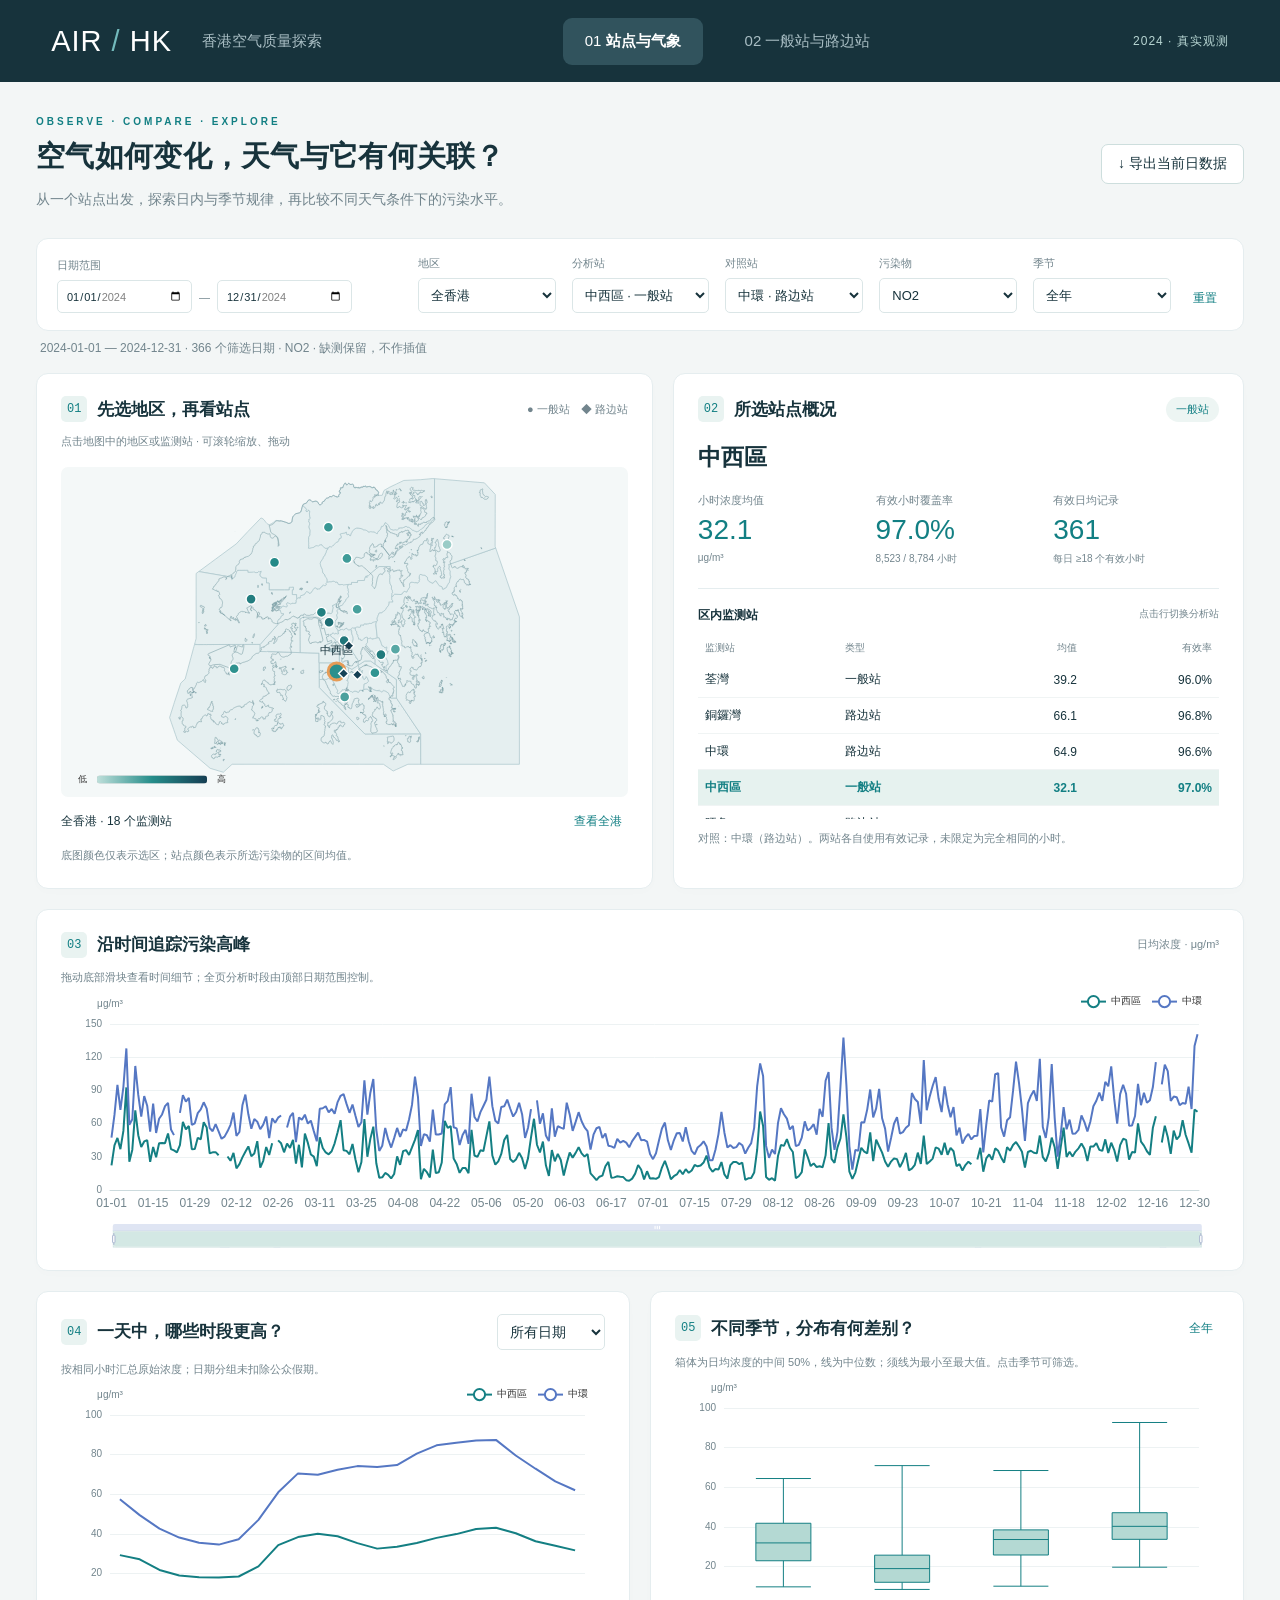
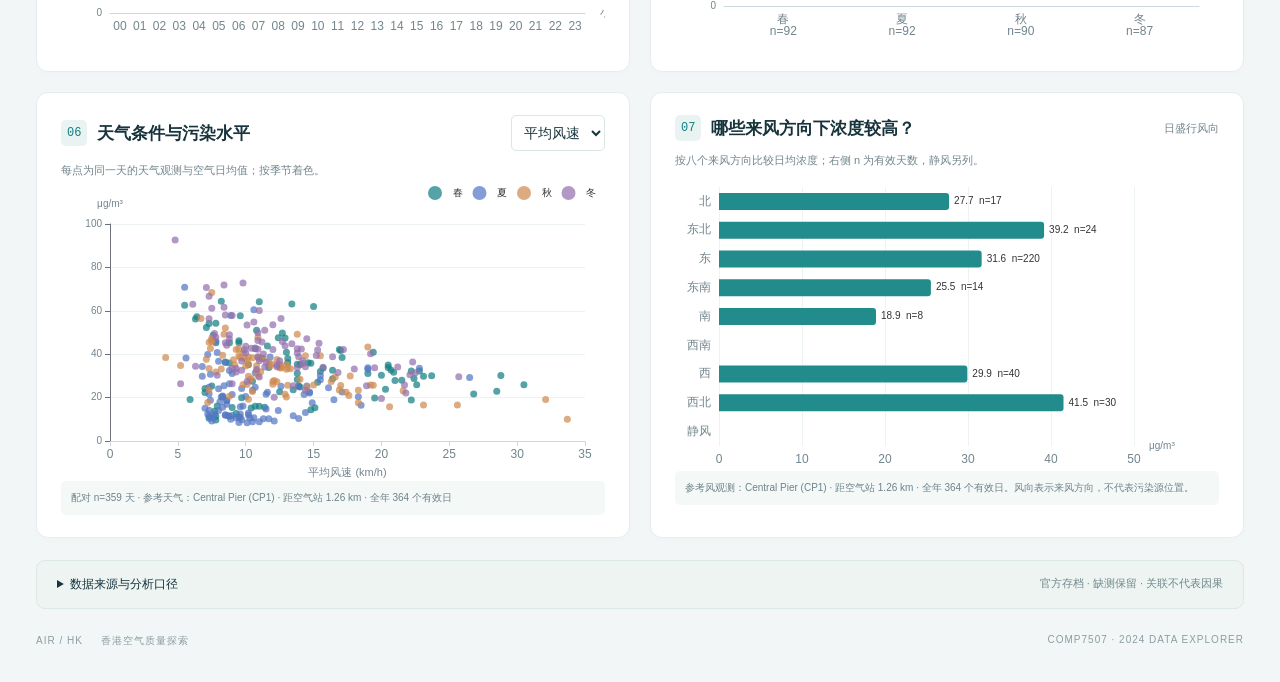
<file: index.html>
<!doctype html><html lang="zh-CN"><head><meta charset="utf-8"><meta name="viewport" content="width=device-width,initial-scale=1"><title>AIR / HK · 站点与气象探索</title><link rel="stylesheet" href="styles.css?v=f3d8081c28"></head><body>
<header><a class="brand" href="index.html">AIR <span>/</span> HK</a><span class="brand-sub">香港空气质量探索</span><nav><span class="active">01 <b>站点与气象</b></span><span><a href="comparison.html" style="color:#a9bec4;text-decoration:none">02 一般站与路边站</a></span></nav><span class="dataset-tag">2024 · 真实观测</span></header>
<main><div class="intro"><div><div class="eyebrow">OBSERVE · COMPARE · EXPLORE</div><h1>空气如何变化，天气与它有何关联？</h1><p>从一个站点出发，探索日内与季节规律，再比较不同天气条件下的污染水平。</p></div><button id="download">↓ 导出当前日数据</button></div>
<section class="filters"><label>日期范围<div><input id="from" type="date" min="2024-01-01" max="2024-12-31" value="2024-01-01"><span>—</span><input id="to" type="date" min="2024-01-01" max="2024-12-31" value="2024-12-31"></div></label><label>地区<select id="district"></select></label><label>分析站<select id="station"></select></label><label>对照站<select id="compare"></select></label><label>污染物<select id="pollutant"><option>NO2</option><option>PM2.5</option><option>PM10</option><option>O3</option></select></label><label>季节<select id="season"><option value="all">全年</option><option value="0">春 · 3–5月</option><option value="1">夏 · 6–8月</option><option value="2">秋 · 9–11月</option><option value="3">冬 · 12–2月</option></select></label><button class="text-btn" id="reset">重置</button></section><p id="status" role="status"></p>
<div class="top-grid"><section class="card map-card"><div class="card-head"><div><span class="index">01</span><h2>先选地区，再看站点</h2></div><span class="small">● 一般站　◆ 路边站</span></div><p class="sub">点击地图中的地区或监测站 · 可滚轮缩放、拖动</p><div id="map" class="map"></div><div class="map-bottom"><span id="map-selection"></span><button class="text-btn" id="all-districts">查看全港</button></div><p class="foot">底图颜色仅表示选区；站点颜色表示所选污染物的区间均值。</p></section>
<section class="card overview"><div class="card-head"><div><span class="index">02</span><h2>所选站点概况</h2></div><span id="station-type" class="pill"></span></div><h3 id="station-name"></h3><div class="kpis"><div><span>小时浓度均值</span><strong id="mean"></strong><small>μg/m³</small></div><div><span>有效小时覆盖率</span><strong id="coverage"></strong><small id="n-hours"></small></div><div><span>有效日均记录</span><strong id="days"></strong><small>每日 ≥18 个有效小时</small></div></div><div class="table-title">区内监测站 <span>点击行切换分析站</span></div><div class="table-scroll"><table><thead><tr><th>监测站</th><th>类型</th><th>均值</th><th>有效率</th></tr></thead><tbody id="station-table"></tbody></table></div><p id="comparison-note" class="foot"></p></section></div>
<section class="card timeline-card"><div class="card-head"><div><span class="index">03</span><h2>沿时间追踪污染高峰</h2></div><span class="small">日均浓度 · μg/m³</span></div><p class="sub">拖动底部滑块查看时间细节；全页分析时段由顶部日期范围控制。</p><div id="timeline" class="timeline chart"></div></section>
<div class="two-grid"><section class="card"><div class="card-head"><div><span class="index">04</span><h2>一天中，哪些时段更高？</h2></div><select id="daytype"><option value="all">所有日期</option><option value="weekday">周一至周五</option><option value="weekend">周六、周日</option></select></div><p class="sub">按相同小时汇总原始浓度；日期分组未扣除公众假期。</p><div id="hourly" class="chart"></div></section><section class="card"><div class="card-head"><div><span class="index">05</span><h2>不同季节，分布有何差别？</h2></div><button class="text-btn" id="clear-season">全年</button></div><p class="sub">箱体为日均浓度的中间 50%，线为中位数；须线为最小至最大值。点击季节可筛选。</p><div id="seasonal" class="chart"></div></section></div>
<div class="two-grid weather-grid"><section class="card"><div class="card-head"><div><span class="index">06</span><h2>天气条件与污染水平</h2></div><select id="weather"><option value="wind_speed_kmh">平均风速</option><option value="temp_mean_C">日均气温</option><option value="humidity_pct">相对湿度</option><option value="rainfall_mm">日雨量</option></select></div><p class="sub">每点为同一天的天气观测与空气日均值；按季节着色。</p><div id="scatter" class="chart"></div><p id="weather-source" class="source"></p></section><section class="card"><div class="card-head"><div><span class="index">07</span><h2>哪些来风方向下浓度较高？</h2></div><span class="small">日盛行风向</span></div><p class="sub">按八个来风方向比较日均浓度；右侧 n 为有效天数，静风另列。</p><div id="wind" class="chart"></div><p id="wind-source" class="source"></p></section></div>
<details class="method"><summary>数据来源与分析口径 <span>官方存档 · 缺测保留 · 关联不代表因果</span></summary><div><p>空气数据：环保署实时浓度在 DATA.GOV.HK 的 2024 年历史存档，尚未与 EPIC 后审核版本核对。12 月 18 日 07:00–15:00 缺少全网记录，各污染物另有缺测。缺测不补零，折线保留断点。有效小时覆盖率以筛选时段内所有理论小时为分母。</p><p>天气数据：天文台分站每日观测。各要素采用距离最近、海拔不超过200米且全年至少330天有效记录的候选站；风向风速使用同站。该规则为项目默认方案，不等于现场观测或官方对应关系。***、#及微量雨 Trace 暂不纳入数值关联图。</p><p>季节：春3–5月、夏6–8月、秋9–11月、冬12–2月。仅对每天至少18个有效小时的污染物计算日均值，此为项目筛选规则。地图基于现行坐标和行政区边界，尚未完成历史迁站核查。</p><p><a href="https://data.gov.hk/en-data/dataset/hk-epd-airteam-past24hr-pc-of-individual-air-quality-monitoring-stations" target="_blank" rel="noopener">环保署浓度数据</a> · <a href="https://www.hko.gov.hk/en/cis/awsDailyExtract.htm" target="_blank" rel="noopener">天文台分站天气</a> · <span>数据口径见本页说明</span></p></div></details><footer><span>AIR / HK <b>香港空气质量探索</b></span><span>COMP7507 · 2024 DATA EXPLORER</span></footer></main><script src="echarts.min.js?v=bf4a223524"></script><script src="dashboard-data.js?v=bde5287648"></script><script src="app.js?v=4b8ab3d6e4"></script></body></html>
</file>
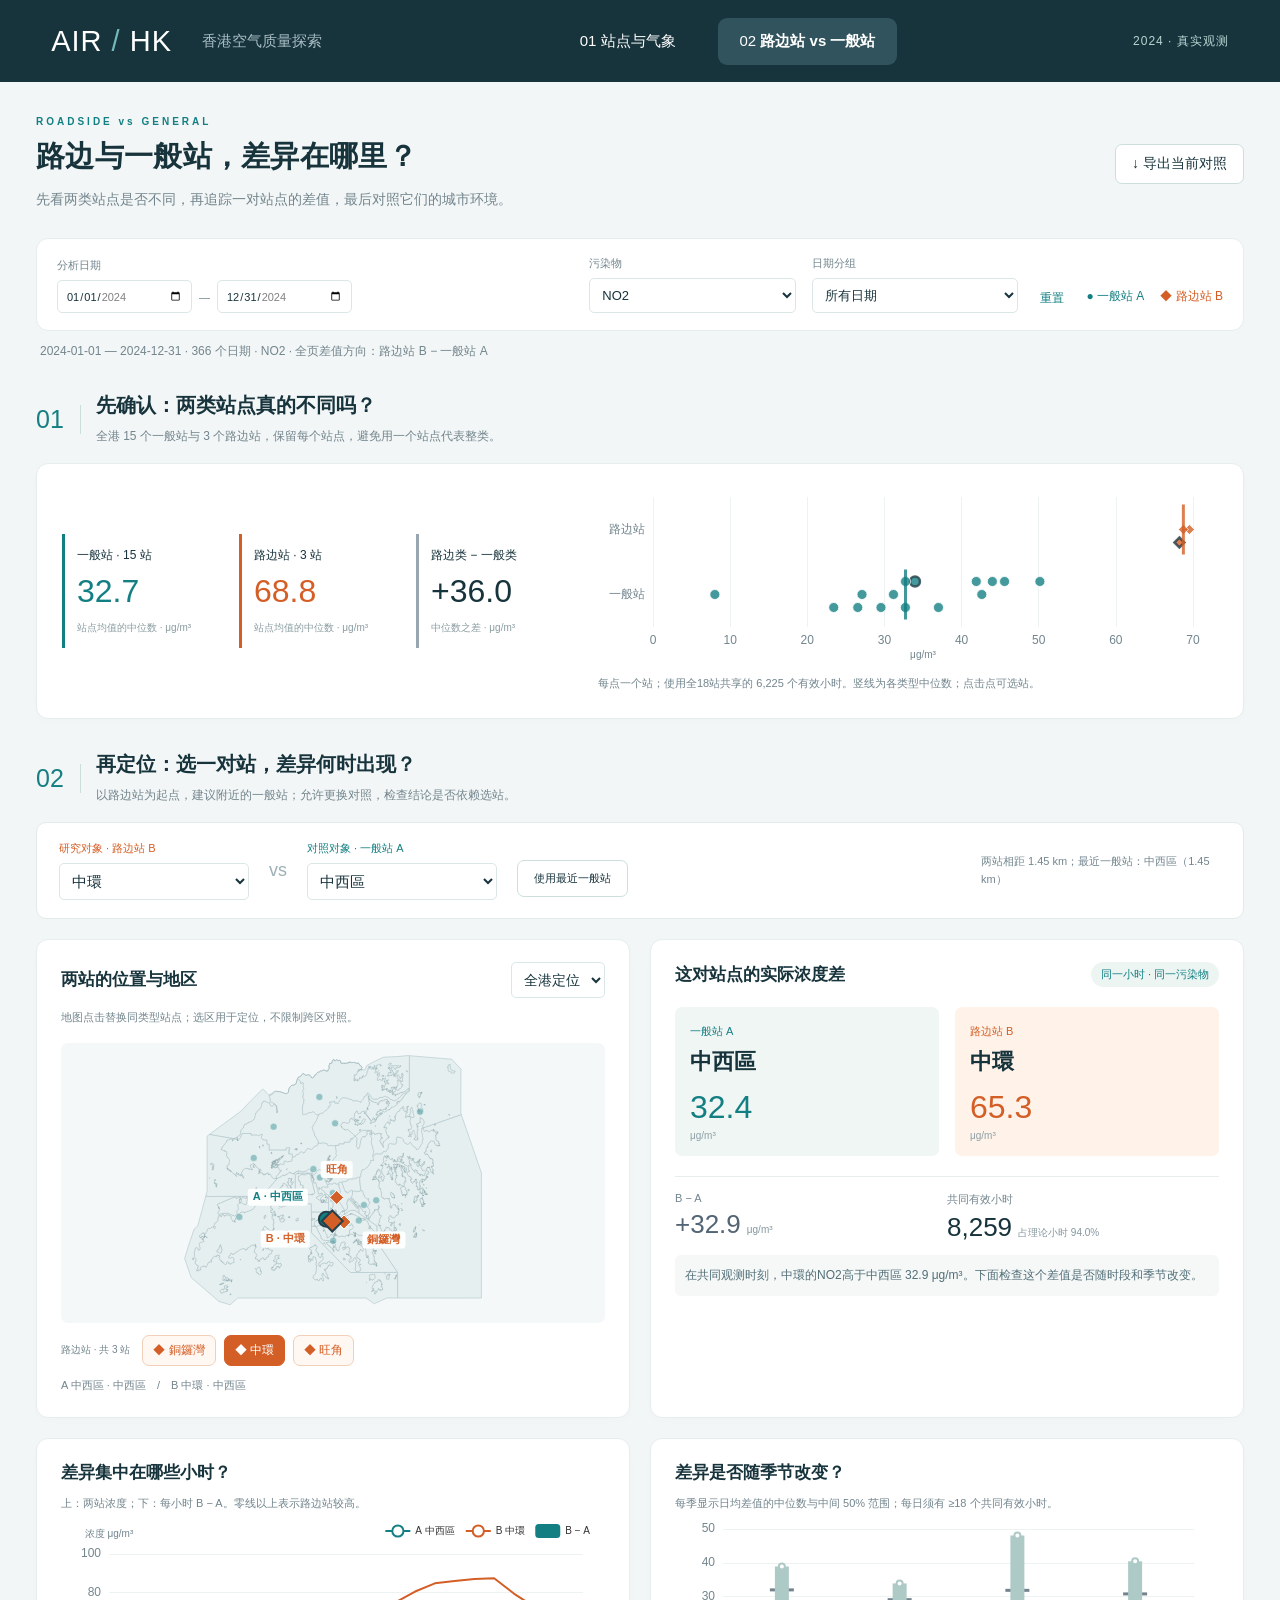
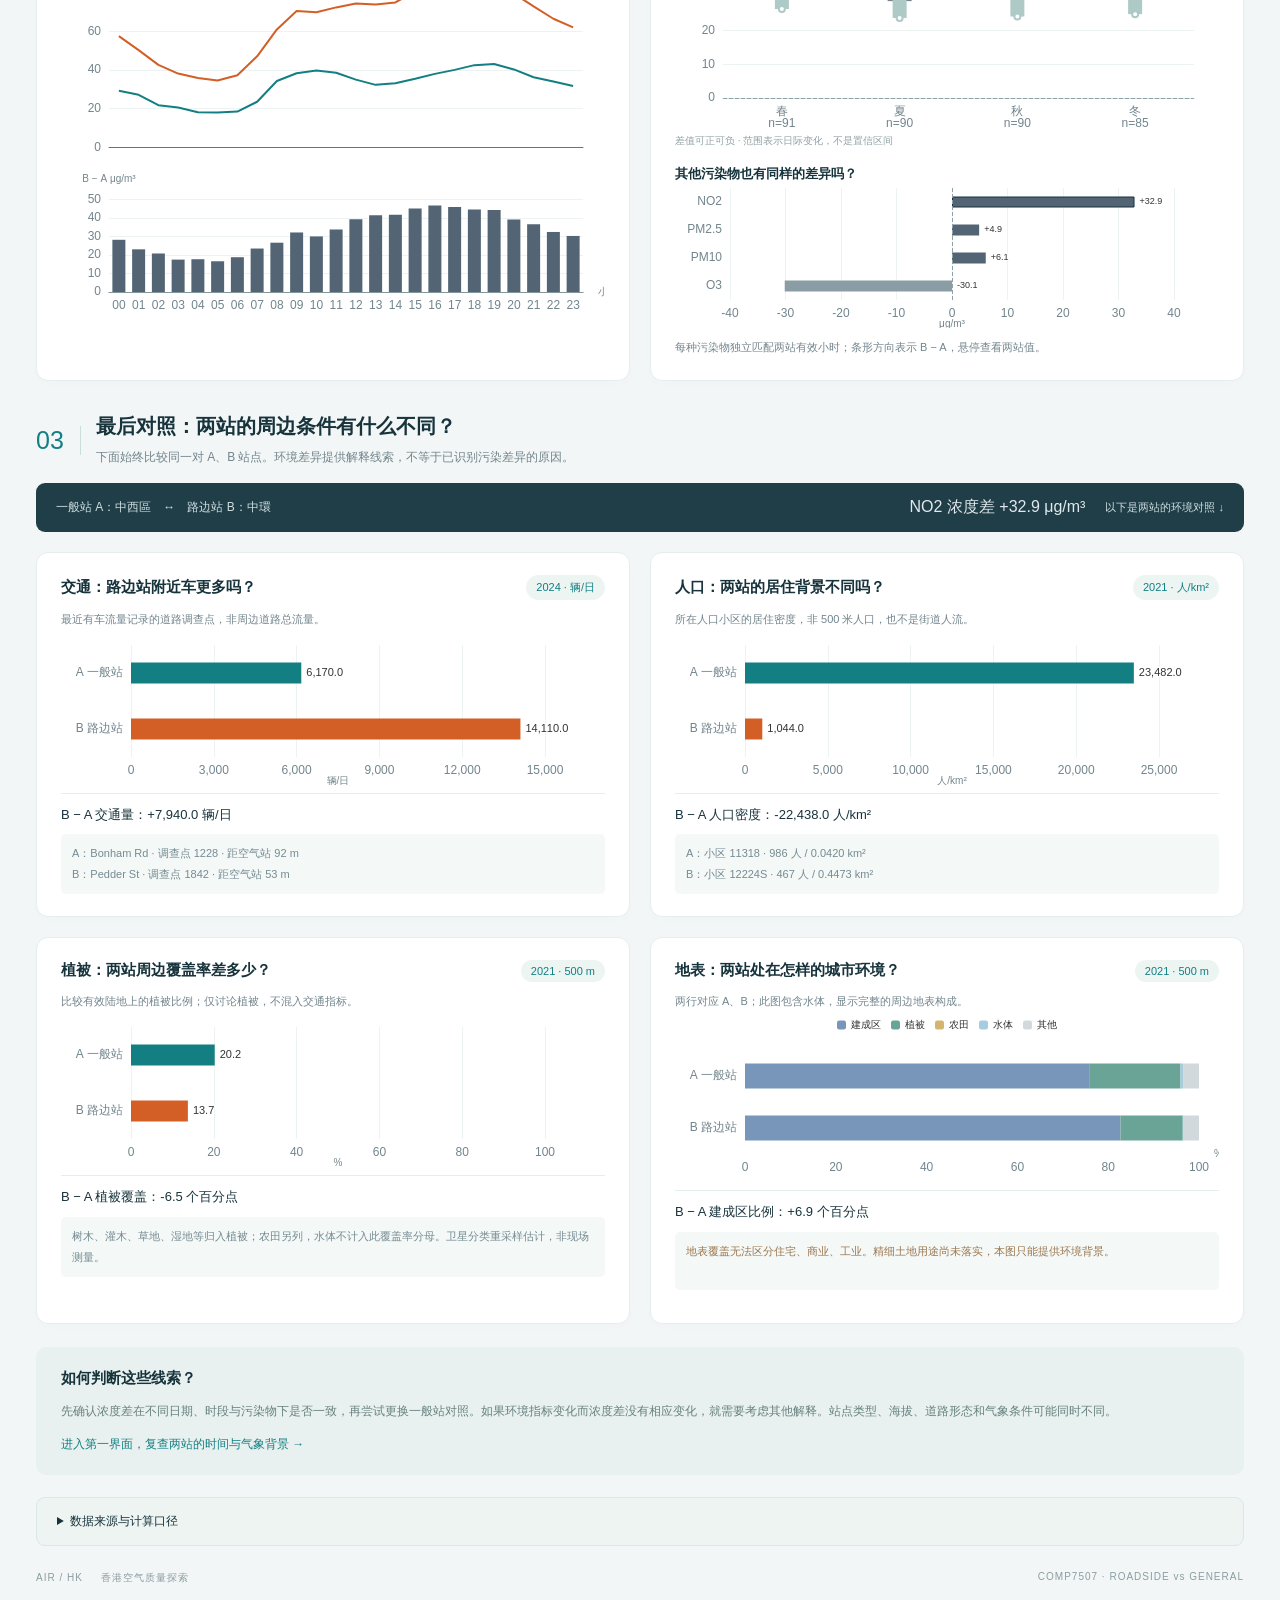
<file: comparison.html>
<!doctype html><html lang="zh-CN"><head><meta charset="utf-8"><meta name="viewport" content="width=device-width,initial-scale=1"><title>AIR / HK · 路边站与一般站差异</title><link rel="stylesheet" href="styles.css?v=f3d8081c28"><link rel="stylesheet" href="comparison.css?v=479e82381d"></head><body>
<header><a class="brand" href="index.html">AIR <span>/</span> HK</a><span class="brand-sub">香港空气质量探索</span><nav><span><a href="index.html">01 站点与气象</a></span><span class="active">02 <b>路边站 vs 一般站</b></span></nav><span class="dataset-tag">2024 · 真实观测</span></header>
<main><div class="intro"><div><div class="eyebrow">ROADSIDE vs GENERAL</div><h1>路边与一般站，差异在哪里？</h1><p>先看两类站点是否不同，再追踪一对站点的差值，最后对照它们的城市环境。</p></div><button id="export">↓ 导出当前对照</button></div>
<section class="filters"><label>分析日期<div><input id="from" type="date" min="2024-01-01" max="2024-12-31" value="2024-01-01">—<input id="to" type="date" min="2024-01-01" max="2024-12-31" value="2024-12-31"></div></label><label>污染物<select id="pollutant"><option>NO2</option><option>PM2.5</option><option>PM10</option><option>O3</option></select></label><label>日期分组<select id="daytype"><option value="all">所有日期</option><option value="wd">周一至周五</option><option value="we">周六、周日</option></select></label><button id="reset" class="text-btn">重置</button><div class="key"><span class="general">● 一般站 A</span><span class="road">◆ 路边站 B</span></div></section><div id="status" role="status"></div>
<div class="chapter"><span>01</span><div><h2>先确认：两类站点真的不同吗？</h2><p>全港 15 个一般站与 3 个路边站，保留每个站点，避免用一个站点代表整类。</p></div></div>
<section class="card type-overview"><div class="type-kpis"><div class="group-general"><small>一般站 · 15 站</small><strong id="type-general"></strong><span>站点均值的中位数 · μg/m³</span></div><div class="group-road"><small>路边站 · 3 站</small><strong id="type-road"></strong><span>站点均值的中位数 · μg/m³</span></div><div class="group-gap"><small>路边类 − 一般类</small><strong id="type-gap"></strong><span>中位数之差 · μg/m³</span></div></div><div><div id="type-chart" class="type-chart"></div><p id="type-note" class="foot"></p></div></section>
<div class="chapter"><span>02</span><div><h2>再定位：选一对站，差异何时出现？</h2><p>以路边站为起点，建议附近的一般站；允许更换对照，检查结论是否依赖选站。</p></div></div>
<section class="pair-selector"><label><span class="road">研究对象 · 路边站 B</span><select id="road"></select></label><span class="versus">vs</span><label><span class="general">对照对象 · 一般站 A</span><select id="general"></select></label><button id="nearest">使用最近一般站</button><span id="distance"></span></section>
<div class="pair-top"><section class="card"><div class="card-head"><h2>两站的位置与地区</h2><select id="district" aria-label="地图定位地区"></select></div><p class="sub">地图点击替换同类型站点；选区用于定位，不限制跨区对照。</p><div id="map" class="map"></div><div class="road-shortcuts" id="road-shortcuts" aria-label="选择路边站"></div><p id="map-note" class="foot"></p></section><section class="card pair-summary"><div class="card-head"><h2>这对站点的实际浓度差</h2><span class="pill">同一小时 · 同一污染物</span></div><div class="pair-values"><div><small class="general">一般站 A</small><h3 id="general-name"></h3><strong id="general-value"></strong><span>μg/m³</span></div><div><small class="road">路边站 B</small><h3 id="road-name"></h3><strong id="road-value"></strong><span>μg/m³</span></div></div><div class="gap-row"><div><small>B − A</small><strong id="pair-gap"></strong><span>μg/m³</span></div><div><small>共同有效小时</small><strong id="pair-n"></strong><span id="pair-coverage"></span></div></div><p id="pair-message" class="insight"></p></section></div>
<div class="two-grid"><section class="card"><h2>差异集中在哪些小时？</h2><p class="sub">上：两站浓度；下：每小时 B − A。零线以上表示路边站较高。</p><div id="hourly-gap" class="chart tall"></div></section><section class="card"><h2>差异是否随季节改变？</h2><p class="sub">每季显示日均差值的中位数与中间 50% 范围；每日须有 ≥18 个共同有效小时。</p><div id="season-gap" class="chart"></div><div class="small-rule">差值可正可负 · 范围表示日际变化，不是置信区间</div><h2 class="mini-heading">其他污染物也有同样的差异吗？</h2><div id="pollutant-gap" class="chart small-chart"></div><p class="foot">每种污染物独立匹配两站有效小时；条形方向表示 B − A，悬停查看两站值。</p></section></div>
<div class="chapter"><span>03</span><div><h2>最后对照：两站的周边条件有什么不同？</h2><p>下面始终比较同一对 A、B 站点。环境差异提供解释线索，不等于已识别污染差异的原因。</p></div></div>
<div class="pair-ribbon"><span id="ribbon-pair"></span><strong id="ribbon-gap"></strong><span>以下是两站的环境对照 ↓</span></div>
<div class="two-grid factor-grid"><section class="card factor"><div class="card-head"><h2>交通：路边站附近车更多吗？</h2><span class="pill">2024 · 辆/日</span></div><p class="sub">最近有车流量记录的道路调查点，非周边道路总流量。</p><div id="traffic-chart" class="factor-chart"></div><p id="traffic-delta" class="metric-delta"></p><div id="traffic-meta" class="evidence"></div></section><section class="card factor"><div class="card-head"><h2>人口：两站的居住背景不同吗？</h2><span class="pill">2021 · 人/km²</span></div><p class="sub">所在人口小区的居住密度，非 500 米人口，也不是街道人流。</p><div id="population-chart" class="factor-chart"></div><p id="population-delta" class="metric-delta"></p><div id="population-meta" class="evidence"></div></section><section class="card factor"><div class="card-head"><h2>植被：两站周边覆盖率差多少？</h2><span class="pill">2021 · 500 m</span></div><p class="sub">比较有效陆地上的植被比例；仅讨论植被，不混入交通指标。</p><div id="vegetation-chart" class="factor-chart"></div><p id="vegetation-delta" class="metric-delta"></p><p class="evidence">树木、灌木、草地、湿地等归入植被；农田另列，水体不计入此覆盖率分母。卫星分类重采样估计，非现场测量。</p></section><section class="card factor"><div class="card-head"><h2>地表：两站处在怎样的城市环境？</h2><span class="pill">2021 · 500 m</span></div><p class="sub">两行对应 A、B；此图包含水体，显示完整的周边地表构成。</p><div id="cover-chart" class="factor-chart cover-chart"></div><p id="cover-delta" class="metric-delta"></p><p class="evidence warning">地表覆盖无法区分住宅、商业、工业。精细土地用途尚未落实，本图只能提供环境背景。</p></section></div>
<section class="review-box"><h2>如何判断这些线索？</h2><p>先确认浓度差在不同日期、时段与污染物下是否一致，再尝试更换一般站对照。如果环境指标变化而浓度差没有相应变化，就需要考虑其他解释。站点类型、海拔、道路形态和气象条件可能同时不同。</p><a href="index.html">进入第一界面，复查两站的时间与气象背景 →</a></section>
<details class="method"><summary>数据来源与计算口径</summary><p>全港类型比较仅使用所有18站对当前污染物均有效的小时，先算各站均值，再比较15站与3站的中位数。样本单位是监测站，不能将小时数视为独立站点样本。两站对照另用该对站点的共同有效小时，因此与全港面板的样本范围不同。</p><p>所选日期分组应用于全页浓度；周末仅按周六、周日划分，未扣除公众假期。季节：春3–5月、夏6–8月、秋9–11月、冬12–2月。季节差值按每日共同有效小时计算，至少18小时才保留。浓度来自2024环保署实时观测的政府历史存档，非EPIC后审核版本；保留缺测。</p><p>交通：运输署2024调查数据，按调查点距离匹配，仍需核查道路相关性。人口：2021人口普查小合并组人口除以对应小区面积。地表：ESA WorldCover 2021 v200，在约500米圆内使用128×128近邻重采样网格估计，排除缺失像元。植被覆盖分母排除水体，完整构成分母包含水体。环境指标不随分析日期改变。当前站点坐标未完成历史迁站审计。</p><p>© ESA WorldCover project 2021 / Contains modified Copernicus Sentinel data (2021) processed by ESA WorldCover consortium。植被与人口数据年份为2021，交通与空气年份为2024。没有将观察关联解释为因果。</p></details><footer><span>AIR / HK <b>香港空气质量探索</b></span><span>COMP7507 · ROADSIDE vs GENERAL</span></footer></main><script src="echarts.min.js?v=bf4a223524"></script><script src="dashboard-data.js?v=bde5287648"></script><script src="comparison-data.js?v=ce66e2937f"></script><script src="comparison.js?v=d4bac2807d"></script></body></html>
</file>
<file: styles.css>
:root{--ink:#17333c;--muted:#72858d;--teal:#127f83;--blue:#5577c3;--line:#e5edef;--bg:#f3f6f6}*{box-sizing:border-box}body{margin:0;color:var(--ink);background:var(--bg);font:14px -apple-system,BlinkMacSystemFont,'PingFang SC','Microsoft YaHei',sans-serif}header{height:82px;padding:0 4%;background:#17333c;color:white;display:flex;align-items:center;gap:30px}.brand{font-size:29px;letter-spacing:1px;color:white;text-decoration:none;font-weight:500}.brand span{color:#73babc}.brand-sub{color:#a9bec4;font-size:15px}nav{display:flex;gap:20px;margin:auto}nav>span{padding:14px 22px;border-radius:9px;font-size:15px}.active{background:#31535d}.muted{color:#8da7ae}small{font-size:11px}nav small{margin-left:8px}.dataset-tag{font-size:12px;letter-spacing:1px;color:#b8d6d3}main{max-width:1540px;margin:auto;padding:34px 36px}.intro{display:flex;justify-content:space-between;align-items:center;margin-bottom:26px}.eyebrow{font-size:10px;font-weight:700;letter-spacing:3px;color:var(--teal)}h1{font-size:29px;font-weight:600;letter-spacing:.3px;margin:10px 0}.intro p{color:var(--muted);margin:0;line-height:1.8}button,select,input{font:inherit;color:var(--ink)}button{cursor:pointer;border:1px solid #cddedd;background:white;padding:10px 16px;border-radius:7px}button:hover{background:#e6f2ef}select,input{background:#fff;border:1px solid #dbe6e7;border-radius:5px;padding:8px;max-width:100%}select:focus,input:focus,button:focus-visible{outline:2px solid #2a9695;outline-offset:2px}.filters{padding:17px 20px;background:#fff;border:1px solid var(--line);border-radius:12px;display:flex;gap:16px;align-items:end;flex-wrap:wrap}.filters label{display:flex;flex-direction:column;gap:7px;font-size:11px;color:var(--muted);flex:1;min-width:94px}.filters label:first-child{flex:2.5;min-width:275px}.filters label>div{display:flex;align-items:center;gap:7px}.filters input{width:135px}.filters select{font-size:13px;min-width:92px}.text-btn{border:none;background:transparent;color:var(--teal);padding:6px;font-size:12px;white-space:nowrap}#status{min-height:17px;margin:9px 4px 16px;color:var(--muted);font-size:12px}.top-grid{display:grid;grid-template-columns:1.08fr 1fr;gap:20px}.card{background:white;border:1px solid var(--line);border-radius:12px;padding:22px 24px;min-width:0;box-shadow:0 3px 12px #17333c03}.card-head{display:flex;align-items:center;justify-content:space-between;gap:10px}.card-head>div{display:flex;align-items:center;gap:10px}.index{font:12px ui-monospace,monospace;color:var(--teal);background:#e9f3f1;padding:6px;border-radius:5px}h2{font-size:17px;font-weight:600;margin:0}.sub,.foot{font-size:11px;color:var(--muted);line-height:1.8;margin:10px 0 0}.small{font-size:11px;color:var(--muted)}.map{height:330px;background:#f4f8f8;border-radius:7px;margin-top:15px}.map-bottom{display:flex;align-items:center;justify-content:space-between;padding-top:10px;font-size:12px}.pill{padding:5px 10px;background:#edf5f3;color:var(--teal);border-radius:20px;font-size:11px}h3{font-size:23px;margin:20px 0}.kpis{display:grid;grid-template-columns:1fr 1fr 1fr;padding-bottom:22px;border-bottom:1px solid var(--line);gap:12px}.kpis div{display:flex;flex-direction:column;gap:6px}.kpis span{font-size:11px;color:var(--muted)}.kpis strong{color:var(--teal);font-size:28px;font-weight:500}.kpis small{color:var(--muted);font-size:10px}.table-title{margin:18px 0 10px;font-size:12px;font-weight:600}.table-title span{float:right;font-weight:400;font-size:10px;color:var(--muted)}.table-scroll{max-height:185px;overflow:auto}table{border-collapse:collapse;width:100%;font-size:12px}th{text-align:left;color:var(--muted);font-weight:400;font-size:10px;padding:7px}td{padding:9px 7px;border-bottom:1px solid #f0f4f4}tbody tr{cursor:pointer}tbody tr:hover{background:#eff7f5}tbody tr.selected{background:#e6f2ef;color:var(--teal);font-weight:600}td:nth-child(n+3),th:nth-child(n+3){text-align:right}.timeline-card{margin-top:20px}.chart{height:270px}.timeline{height:260px}.two-grid{display:grid;grid-template-columns:1fr 1fr;gap:20px;margin-top:20px}.weather-grid .chart{height:300px}.source{font-size:10px;line-height:1.8;color:#6d838a;margin:0;background:#f4f8f7;padding:8px 10px;border-radius:5px;min-height:34px}.method{margin-top:22px;border:1px solid #dbe8e6;border-radius:9px;padding:15px 20px;font-size:12px;background:#edf4f2;color:#587178}.method summary{cursor:pointer;color:var(--ink)}.method summary span{float:right;font-size:11px;color:#71888b}.method p{line-height:1.9}.method a{color:var(--teal)}footer{display:flex;justify-content:space-between;padding:25px 0 0;color:#8b9da2;font-size:10px;letter-spacing:1px}footer b{font-weight:400;margin-left:14px}#station-table .empty{padding:22px;color:var(--muted)}@media(max-width:1050px){header{gap:14px}.brand-sub{display:none}nav>span{padding:12px}.top-grid{grid-template-columns:1fr 1fr}main{padding:24px}.kpis strong{font-size:23px}}@media(max-width:760px){header{height:auto;min-height:72px;flex-wrap:wrap;padding:15px 20px}nav{order:3;width:100%;margin:0;gap:8px}nav>span{font-size:12px;padding:8px}.dataset-tag{margin-left:auto}main{padding:20px 14px}h1{font-size:23px}.intro{gap:10px}.intro button{font-size:11px;padding:8px}.top-grid,.two-grid{grid-template-columns:1fr}.card{padding:18px}.filters{gap:12px}.filters label{min-width:120px}.filters label:first-child{min-width:100%}.method summary span{display:none}.small{font-size:10px}h2{font-size:15px}.map{height:320px}footer{gap:15px;font-size:9px}}
</file>
<file: comparison.css>
header nav a{color:inherit;text-decoration:none}.general{color:#147f83}.road{color:#d45f26}.filters .key{display:flex;gap:16px;margin-left:auto;padding-bottom:8px;font-size:12px}.chapter{display:flex;align-items:center;gap:15px;margin:32px 0 16px}.chapter>span{font-size:25px;font-weight:300;color:#167f83;border-right:1px solid #ccdedc;padding-right:16px}.chapter h2{font-size:20px}.chapter p{font-size:12px;color:#72858d;margin:7px 0 0;line-height:1.7}.type-overview{display:grid;grid-template-columns:1fr 1.2fr;gap:20px;padding:25px}.type-kpis{display:grid;grid-template-columns:1fr 1fr 1fr;align-items:center;gap:15px}.type-kpis>div{padding:12px;border-left:3px solid #147f83}.type-kpis>div.group-road{border-color:#d45f26}.type-kpis>div.group-gap{border-color:#98a7af}.type-kpis strong{display:block;font-size:32px;font-weight:500;margin:9px 0}.type-kpis small{font-size:12px}.type-kpis span{font-size:10px;color:#8a9ca0;display:block;line-height:1.7}.group-general strong{color:#147f83}.group-road strong{color:#d45f26}.type-chart{height:175px}.pair-selector{display:flex;gap:20px;align-items:center;background:#fff;border:1px solid #e1ebeb;border-radius:10px;padding:18px 22px}.pair-selector label{display:flex;flex-direction:column;gap:7px;min-width:190px;font-size:11px}.pair-selector label select{font-size:15px}.versus{font-size:18px;color:#9db0b5}.pair-selector button{font-size:11px;margin-top:16px}#distance{font-size:11px;line-height:1.7;color:#72858d;margin-left:auto;max-width:240px}.pair-top{display:grid;grid-template-columns:1fr 1fr;gap:20px;margin-top:20px}.pair-top .map{height:280px}.pair-values{display:grid;grid-template-columns:1fr 1fr;gap:16px;margin:20px 0}.pair-values>div{background:#f0f6f4;padding:15px;border-radius:7px}.pair-values>div+div{background:#fff2e9}.pair-values h3{margin:8px 0 12px;font-size:22px}.pair-values strong{font-size:32px;color:#147f83;font-weight:500}.pair-values>div+div strong{color:#d45f26}.pair-values span{display:block;font-size:10px;color:#8da0a7;margin-top:4px}.gap-row{display:grid;grid-template-columns:1fr 1fr;border-top:1px solid #e8eeee;padding-top:15px}.gap-row strong{display:inline-block;font-size:26px;margin:5px 6px 0 0;font-weight:500}.gap-row small{display:block;color:#72858d}.gap-row span{font-size:10px;color:#83969d}.insight{font-size:12px;line-height:1.8;color:#516e78;background:#f5f8f7;padding:10px;border-radius:6px}.chart.tall{height:420px}#season-gap{height:220px}.small-rule{font-size:10px;color:#90a0a5}.mini-heading{font-size:13px;margin:17px 0 0}.chart.small-chart{height:145px}.pair-ribbon{display:flex;gap:20px;align-items:center;padding:14px 20px;background:#203e48;border-radius:9px;color:#cfdee1;font-size:12px}.pair-ribbon strong{margin-left:auto;color:#e1e9ed;font-size:16px;font-weight:500}.pair-ribbon>span:last-child{font-size:11px}.factor-chart{height:155px}.factor-chart.cover-chart{height:170px}.metric-delta{border-top:1px solid #e6eded;padding-top:12px;font-size:13px;font-weight:500;margin:8px 0 10px}.evidence{font-size:11px;line-height:1.9;color:#758b92;background:#f4f8f7;border-radius:5px;padding:9px 11px;min-height:58px}.evidence.warning{color:#9b774f}.review-box{padding:22px 25px;background:#e8f1ef;border-radius:10px;margin-top:23px}.review-box h2{font-size:15px}.review-box p{font-size:12px;color:#67817e;line-height:1.9}.review-box a{font-size:12px;color:#147f83;text-decoration:none}#status{margin-top:12px}.factor h2{font-size:15px}@media(max-width:1000px){.type-overview{grid-template-columns:1fr}.pair-selector{flex-wrap:wrap}#distance{max-width:none;margin:0}.pair-selector label{min-width:160px}.type-kpis strong{font-size:27px}}@media(max-width:760px){.pair-top{grid-template-columns:1fr}.pair-ribbon{flex-wrap:wrap;gap:10px}.pair-ribbon strong{margin-left:0}.type-kpis{gap:6px}.type-kpis>div{padding:7px}.type-kpis small{font-size:10px}.type-kpis strong{font-size:25px}.chapter h2{font-size:17px}.pair-selector{gap:12px;padding:16px}.pair-selector label{min-width:120px;flex:1}.pair-selector button{margin:0}.chapter{margin-top:25px}.filters .key{margin:0}.card-head select{max-width:120px}}

.road-shortcuts{display:flex;align-items:center;gap:8px;flex-wrap:wrap;margin:12px 0 4px}.road-shortcuts>span{font-size:10px;color:#72858d;margin-right:4px}.road-shortcuts button{font-size:12px;padding:6px 10px;border-color:#f2cfb9;color:#d45f26;background:#fff7f1}.road-shortcuts button.chosen{background:#d45f26;border-color:#d45f26;color:white}.road-shortcuts button:hover{box-shadow:0 0 0 2px #f8dfce}
</file>
